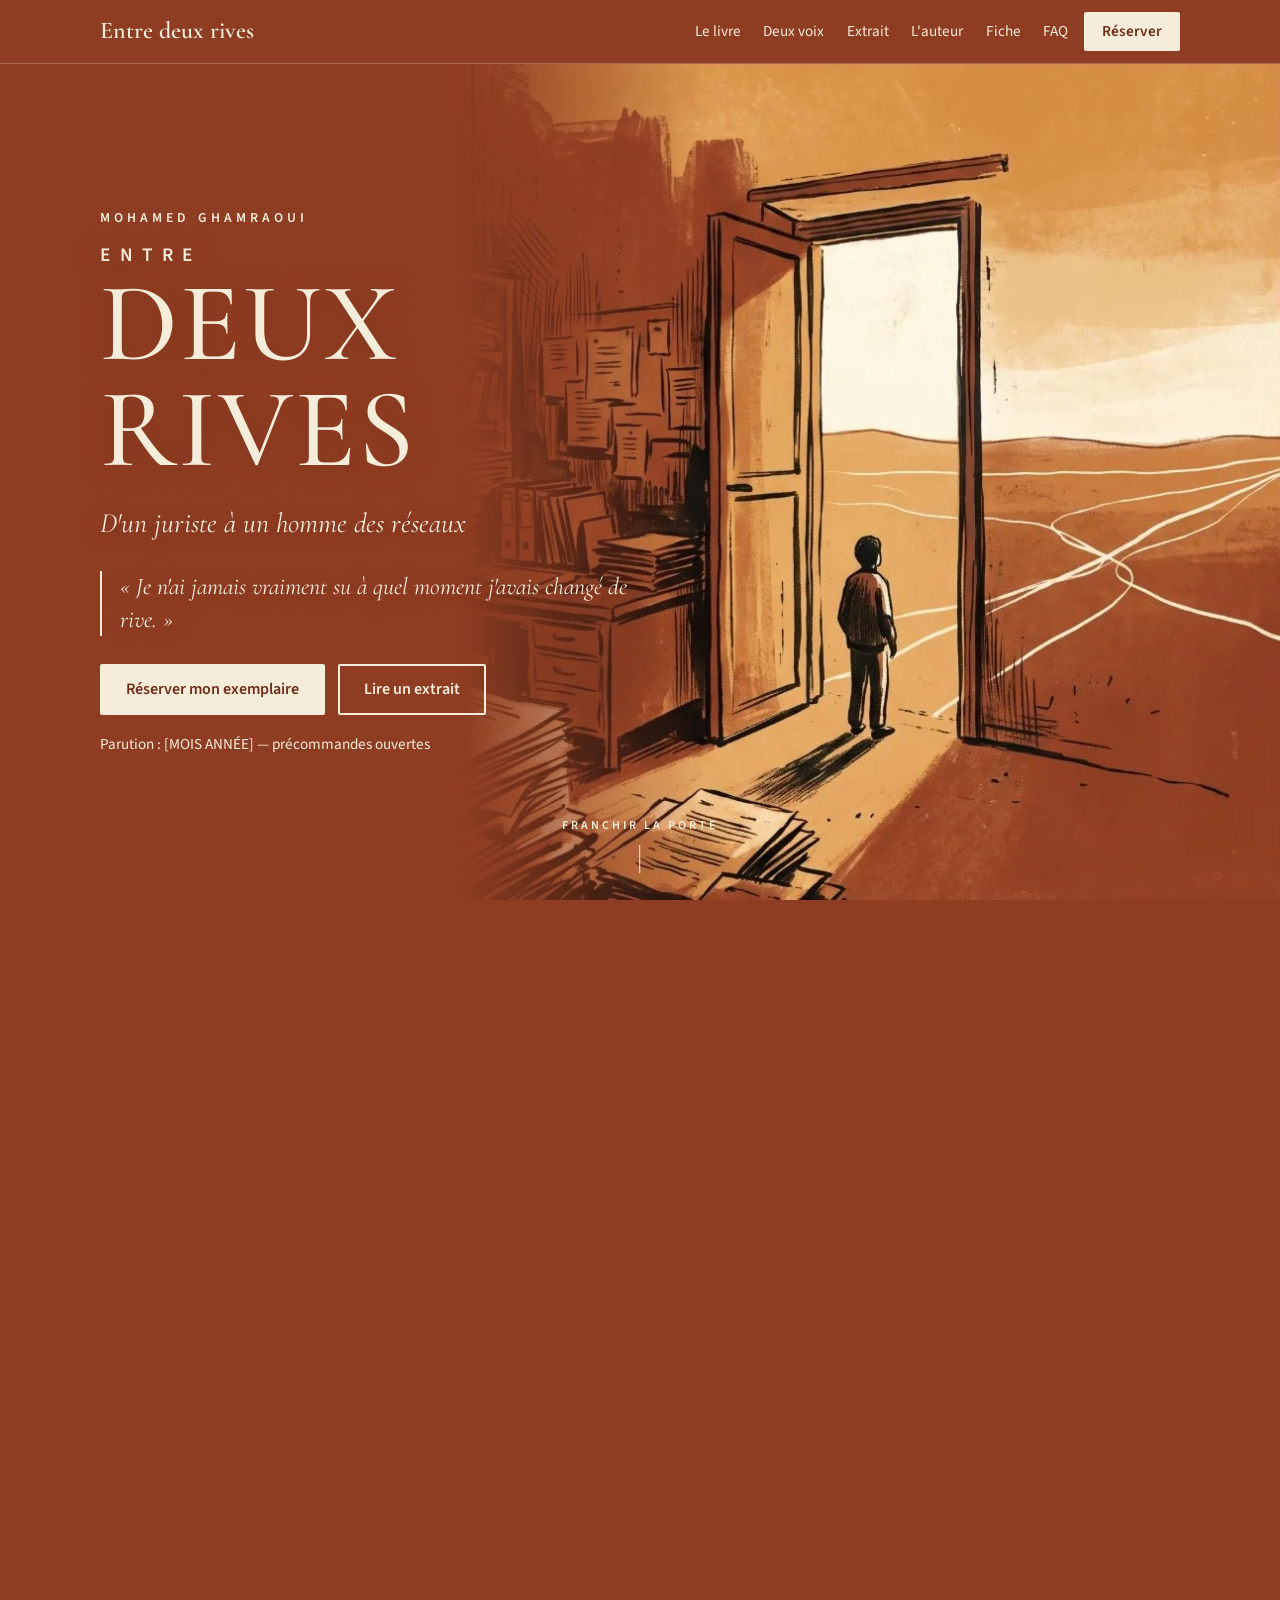
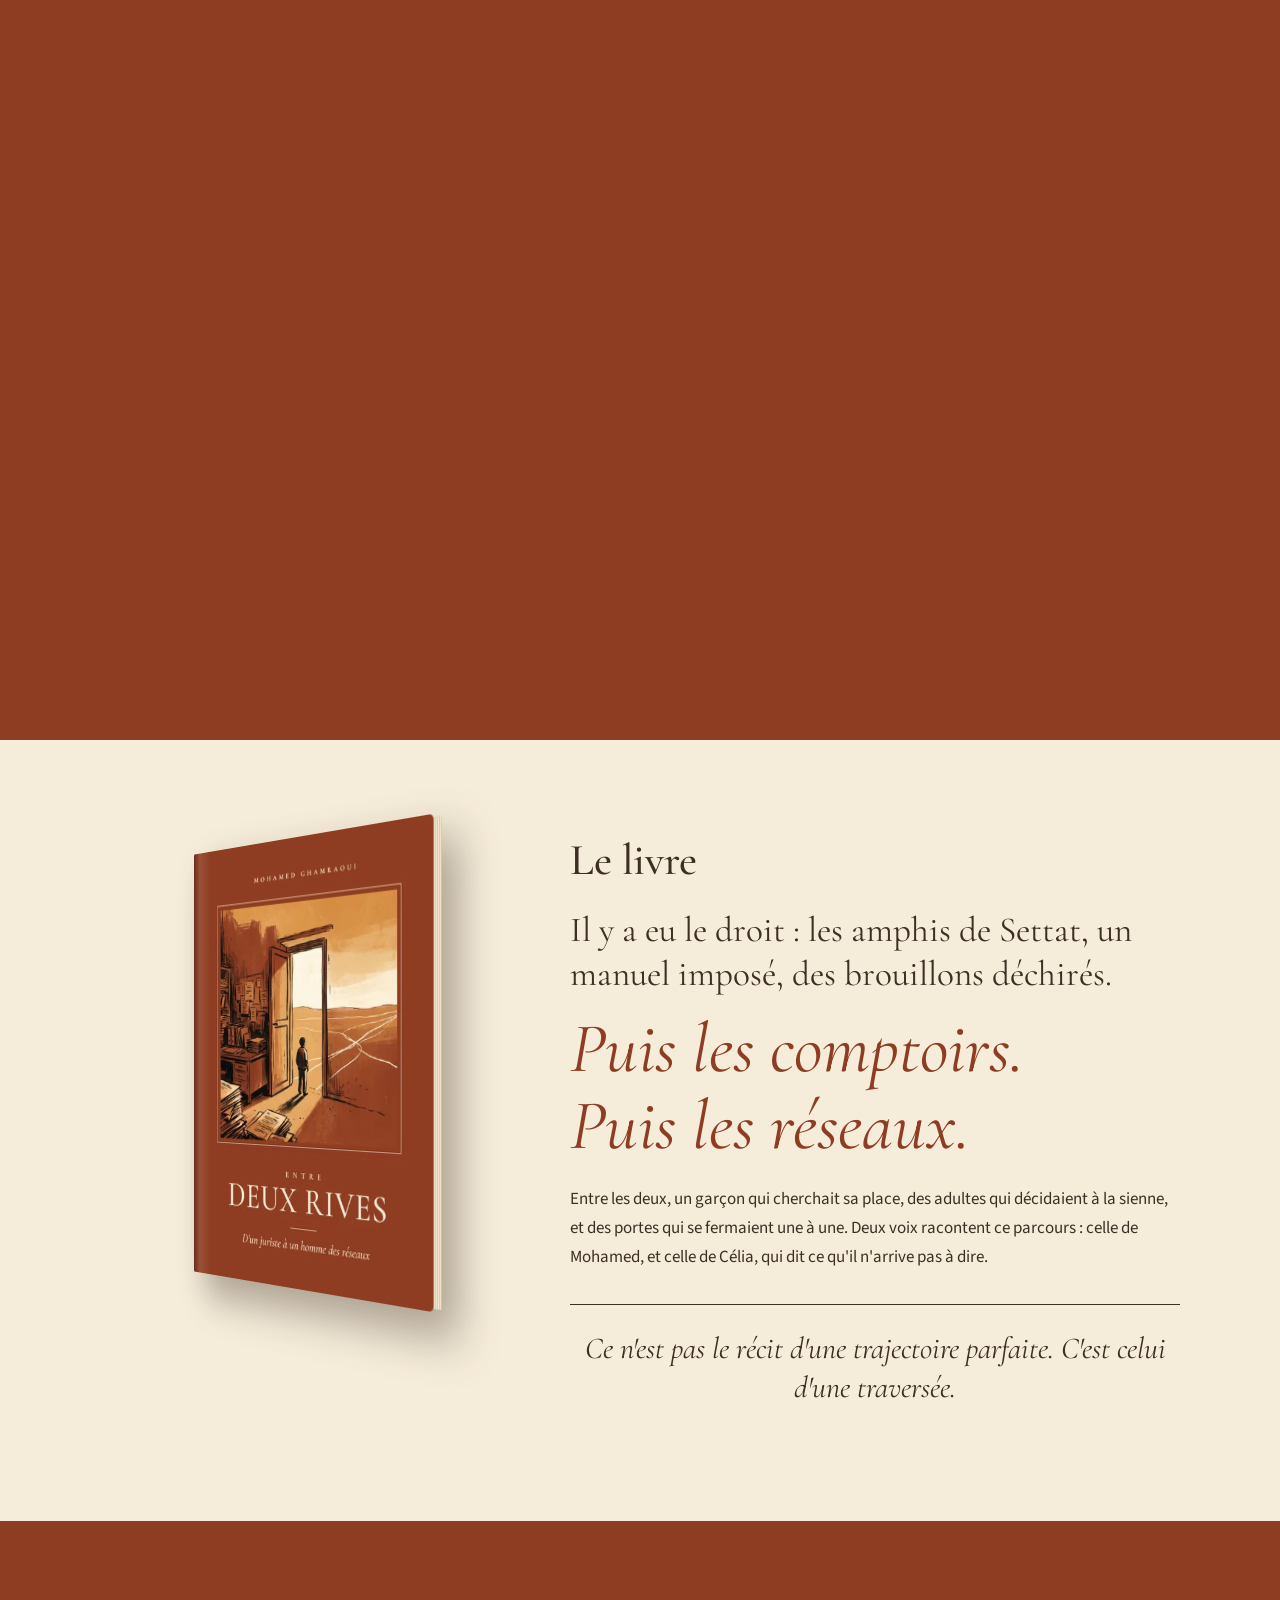
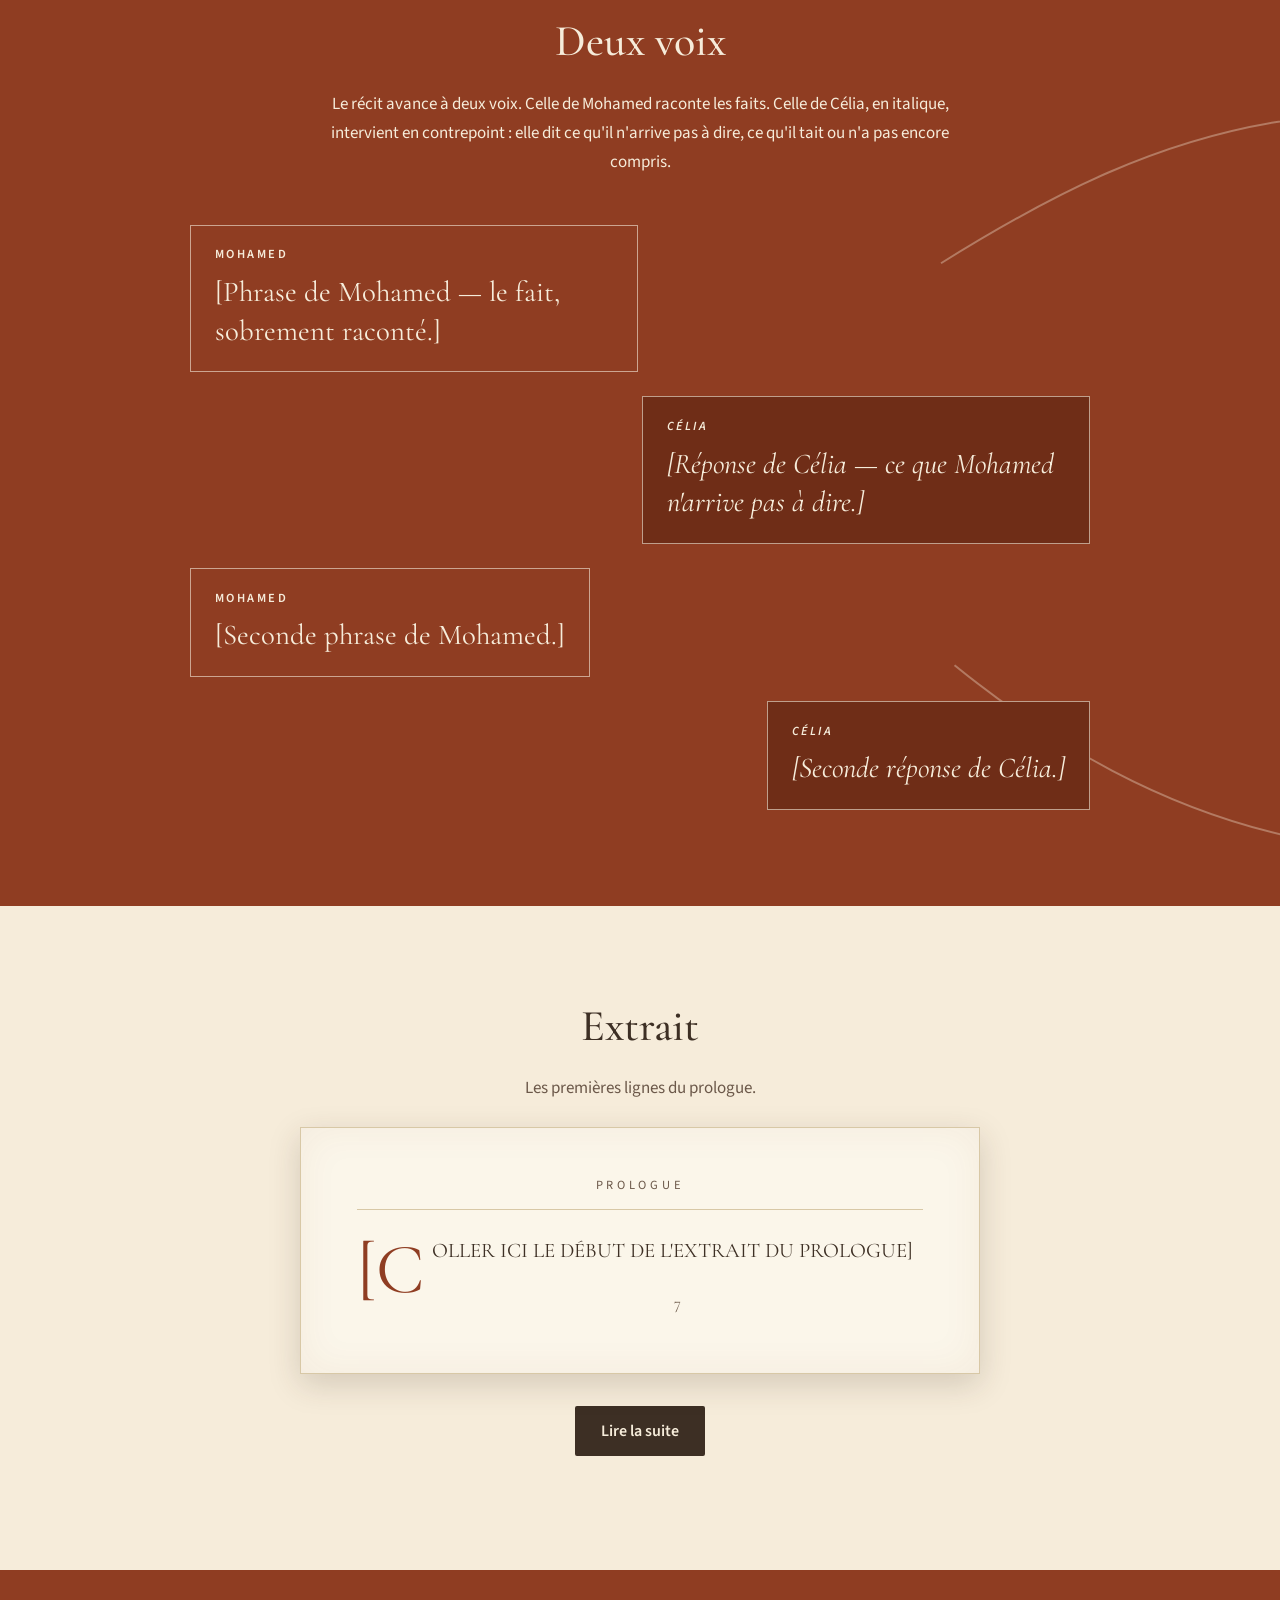
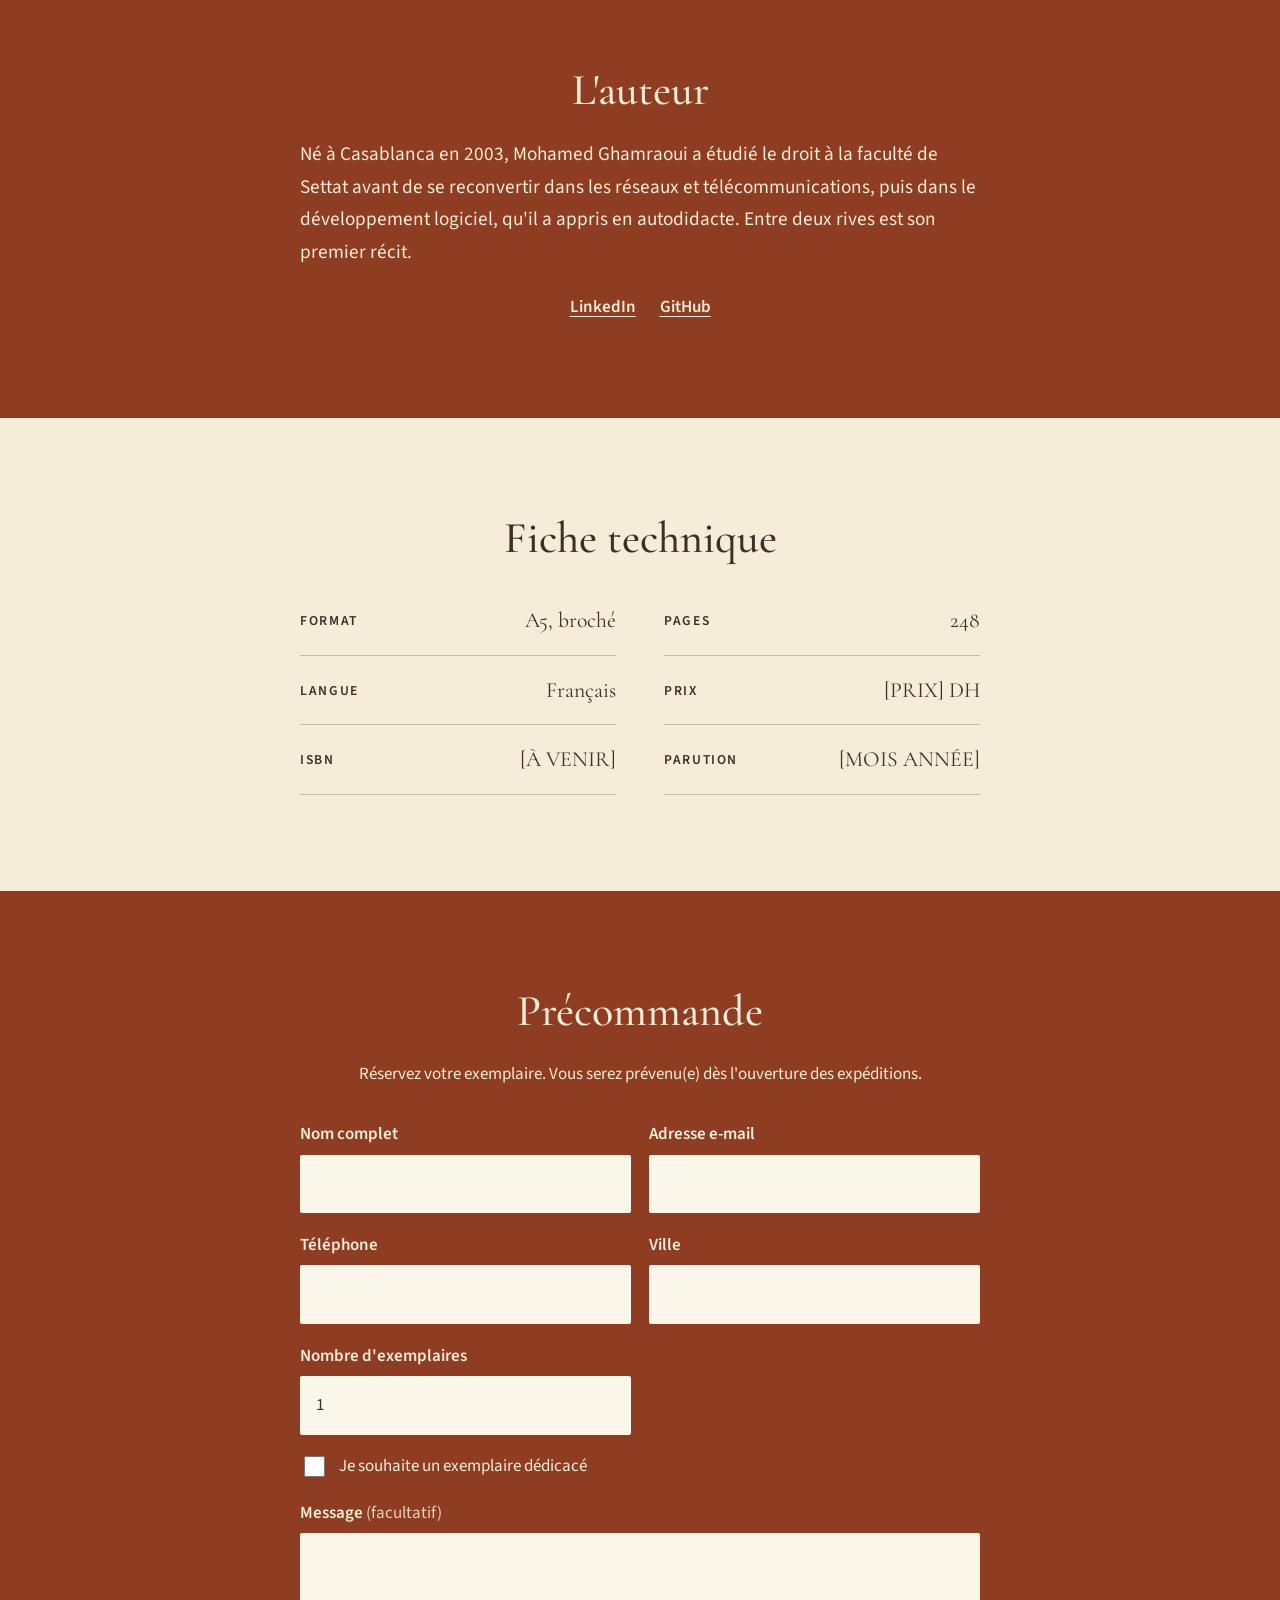
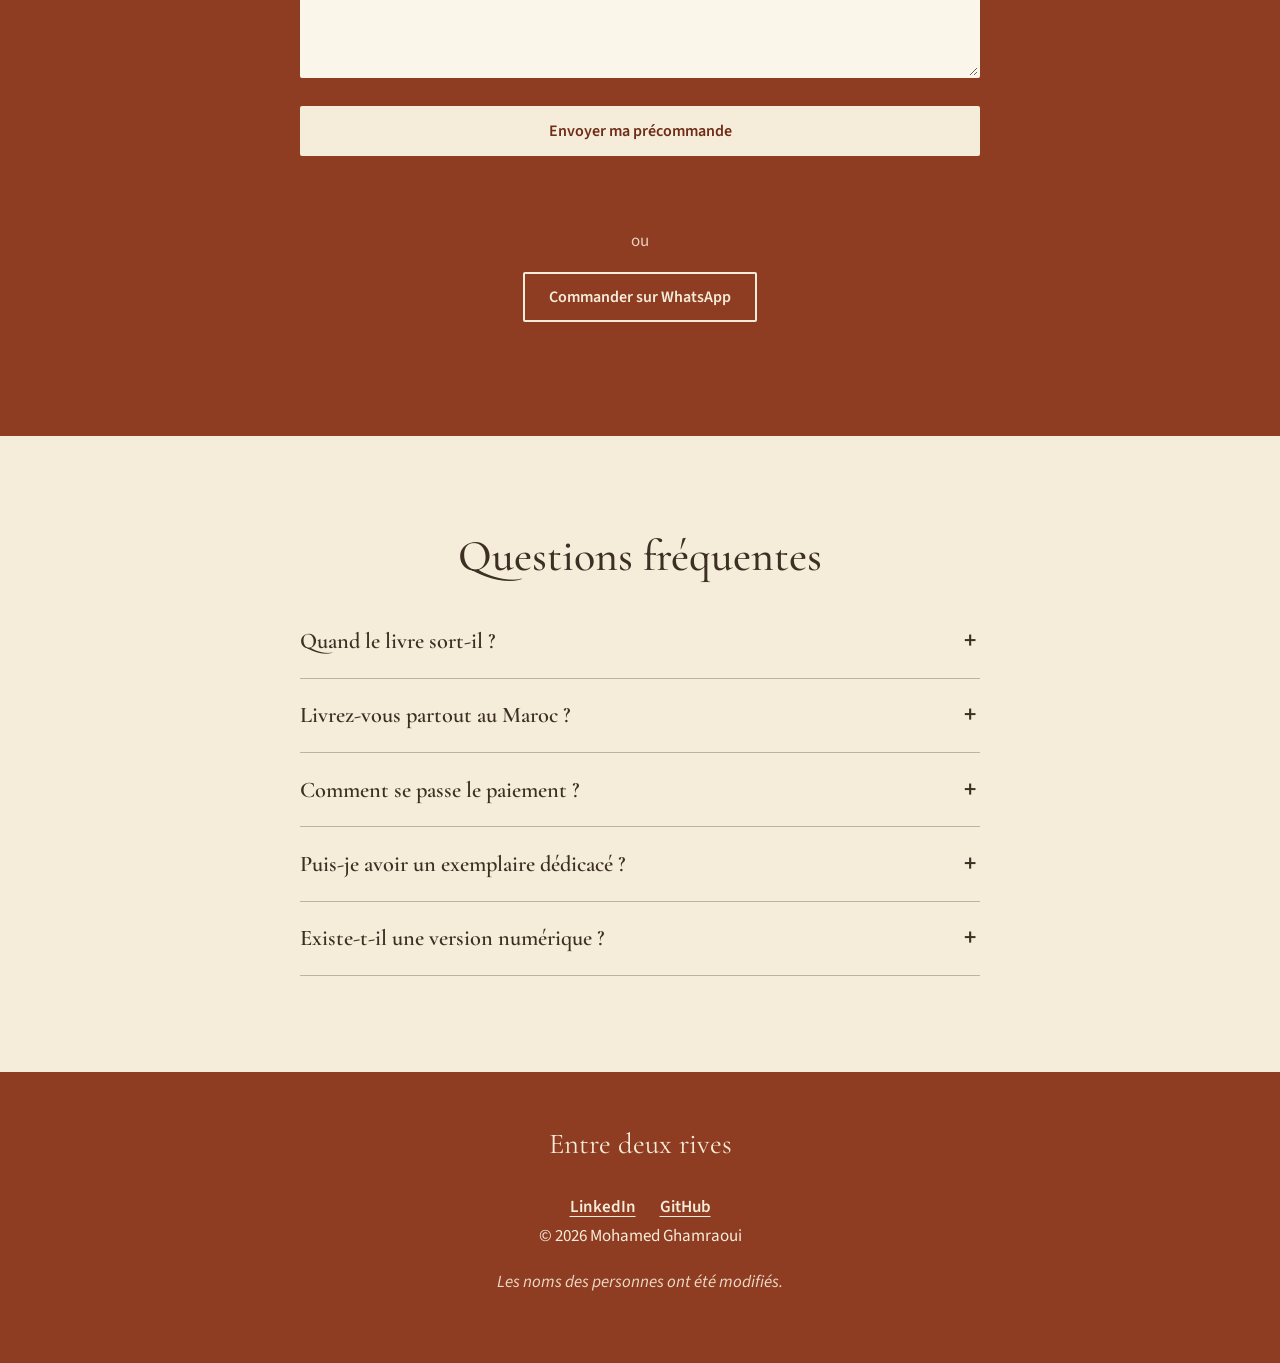
<file: index.html>
<!DOCTYPE html>
<html lang="fr">
<head>
  <meta charset="utf-8">
  <meta name="viewport" content="width=device-width, initial-scale=1">
  <title>Entre deux rives — Mohamed Ghamraoui | Récit autobiographique</title>
  <meta name="description" content="Entre deux rives, d'un juriste à un homme des réseaux : récit autobiographique de Mohamed Ghamraoui sur la reconversion professionnelle, la quête de soi et la jeunesse marocaine. Précommandes ouvertes.">
  <meta name="author" content="Mohamed Ghamraoui">
  <meta name="theme-color" content="#8F3D22">
  <link rel="canonical" href="https://mghamraoui4.github.io/entre-deux-rives/">

  <meta property="og:type" content="book">
  <meta property="og:locale" content="fr_FR">
  <meta property="og:title" content="Entre deux rives — Mohamed Ghamraoui">
  <meta property="og:description" content="D'un juriste à un homme des réseaux. Un récit autobiographique en précommande.">
  <meta property="og:url" content="https://mghamraoui4.github.io/entre-deux-rives/">
  <meta property="og:image" content="https://mghamraoui4.github.io/entre-deux-rives/assets/img/og-couverture.jpg">
  <meta property="og:image:alt" content="Couverture du livre Entre deux rives : un homme face à une porte ouverte sur un paysage de routes.">
  <meta name="twitter:card" content="summary_large_image">
  <meta name="twitter:title" content="Entre deux rives — Mohamed Ghamraoui">
  <meta name="twitter:description" content="D'un juriste à un homme des réseaux. Un récit autobiographique en précommande.">
  <meta name="twitter:image" content="https://mghamraoui4.github.io/entre-deux-rives/assets/img/og-couverture.jpg">

  <link rel="icon" href="assets/img/favicon.svg" type="image/svg+xml">
  <link rel="icon" href="assets/img/favicon-32.png" sizes="32x32" type="image/png">
  <link rel="apple-touch-icon" href="assets/img/apple-touch-icon.png">

  <link rel="preconnect" href="https://fonts.googleapis.com">
  <link rel="preconnect" href="https://fonts.gstatic.com" crossorigin>
  <link href="https://fonts.googleapis.com/css2?family=Cormorant+Garamond:ital,wght@0,500;0,600;1,400;1,500&family=Source+Sans+3:wght@400;600&display=swap" rel="stylesheet">
  <link rel="stylesheet" href="assets/css/style.css">
  <script>document.documentElement.classList.add("js")</script>

  <script type="application/ld+json">
  {
    "@context": "https://schema.org",
    "@type": "Book",
    "name": "Entre deux rives",
    "alternativeName": "D'un juriste à un homme des réseaux",
    "author": { "@type": "Person", "name": "Mohamed Ghamraoui" },
    "inLanguage": "fr",
    "numberOfPages": 248,
    "bookFormat": "https://schema.org/Paperback",
    "genre": "Récit autobiographique",
    "image": "https://mghamraoui4.github.io/entre-deux-rives/assets/img/couverture.jpg",
    "url": "https://mghamraoui4.github.io/entre-deux-rives/",
    "description": "Récit autobiographique sur la reconversion professionnelle, la quête de soi et la jeunesse marocaine.",
    "keywords": "récit autobiographique, reconversion professionnelle, quête de soi, études de droit, réseaux et télécommunications, jeunesse marocaine, résilience, Maroc",
    "isbn": ""
  }
  </script>
  <!-- À COMPLÉTER : ISBN dans le JSON-LD ci-dessus ("isbn"), date de parution (datePublished) et prix (offers) quand ils seront connus -->
</head>
<body>
  <a class="skip" href="#contenu">Aller au contenu</a>

  <header class="site-header">
    <div class="progress" aria-hidden="true"></div>
    <div class="wrap header-in">
      <a class="brand" href="#top">Entre deux rives</a>
      <button class="menu-btn" type="button" aria-expanded="false" aria-controls="nav">Menu</button>
      <nav id="nav" class="nav" aria-label="Navigation principale">
        <ul>
          <li><a href="#livre">Le livre</a></li>
          <li><a href="#voix">Deux voix</a></li>
          <li><a href="#extrait">Extrait</a></li>
          <li><a href="#auteur">L'auteur</a></li>
          <li><a href="#fiche">Fiche</a></li>
          <li><a href="#faq">FAQ</a></li>
        </ul>
      </nav>
      <a class="btn btn-cream btn-sm" href="#precommande">Réserver</a>
    </div>
  </header>

  <main id="contenu">
    <!-- 2. HERO : la porte -->
    <section id="top" class="hero sec-terre" data-hero>
      <div class="hero-stage">
        <div class="hero-art" aria-hidden="false">
          <picture>
            <source type="image/webp" srcset="assets/img/hero-art-520.webp 520w, assets/img/hero-art.webp 826w" sizes="(min-width: 900px) 60vw, 100vw">
            <img src="assets/img/hero-art.jpg" srcset="assets/img/hero-art-520.jpg 520w, assets/img/hero-art.jpg 826w" sizes="(min-width: 900px) 60vw, 100vw" width="826" height="844" alt="Illustration de la couverture : un homme debout devant une porte ouverte, face à un paysage traversé de routes qui se croisent.">
          </picture>
        </div>
        <div class="hero-light" aria-hidden="true"></div>
        <div class="wrap hero-text" data-hero-text>
          <p class="eyebrow">Mohamed Ghamraoui</p>
          <h1><span class="h1-small">Entre</span><span class="h1-big">deux rives</span></h1>
          <p class="subtitle">D'un juriste à un homme des réseaux</p>
          <blockquote class="hero-quote">
            <p>« Je n'ai jamais vraiment su à quel moment j'avais changé de rive. »</p>
          </blockquote>
          <div class="actions">
            <a class="btn btn-cream" href="#precommande">Réserver mon exemplaire</a>
            <a class="btn btn-ghost" href="#extrait">Lire un extrait</a>
          </div>
          <!-- À COMPLÉTER : mois et année de parution -->
          <p class="hero-note">Parution : [MOIS ANNÉE] — précommandes ouvertes</p>
        </div>
        <a class="scroll-cue" href="#livre" aria-label="Franchir la porte : descendre vers le livre"><span>Franchir la porte</span></a>
      </div>
    </section>

    <!-- 3. LE LIVRE -->
    <section id="livre" class="sec sec-creme livre">
      <div class="wrap livre-grid">
        <div class="livre-book">
          <div class="book-sticky" data-book>
            <div class="book">
              <div class="book-cover">
                <picture>
                  <source type="image/webp" srcset="assets/img/couverture-480.webp 480w, assets/img/couverture-800.webp 800w" sizes="(min-width: 900px) 340px, 70vw">
                  <img src="assets/img/couverture-800.jpg" srcset="assets/img/couverture-480.jpg 480w, assets/img/couverture-800.jpg 800w" sizes="(min-width: 900px) 340px, 70vw" width="800" height="1136" loading="lazy" alt="Couverture du livre Entre deux rives, de Mohamed Ghamraoui.">
                </picture>
              </div>
              <div class="book-spine"></div>
              <div class="book-pages"></div>
            </div>
          </div>
        </div>
        <div class="livre-text">
          <h2>Le livre</h2>
          <p class="big rv">Il y a eu le droit : les amphis de Settat, un manuel imposé, des brouillons déchirés.</p>
          <p class="huge rv" style="--d:.1s">Puis les comptoirs.</p>
          <p class="huge rv" style="--d:.2s">Puis les réseaux.</p>
          <p class="rv">Entre les deux, un garçon qui cherchait sa place, des adultes qui décidaient à la sienne, et des portes qui se fermaient une à une. Deux voix racontent ce parcours : celle de Mohamed, et celle de Célia, qui dit ce qu'il n'arrive pas à dire.</p>
          <p class="pull rv">Ce n'est pas le récit d'une trajectoire parfaite. C'est celui d'une traversée.</p>
        </div>
      </div>
    </section>

    <!-- 4. DEUX VOIX -->
    <section id="voix" class="sec sec-terre voix" data-voix>
      <svg class="roads" viewBox="0 0 1000 600" preserveAspectRatio="none" aria-hidden="true" focusable="false">
        <path d="M-20 560 C 250 540, 380 330, 520 300 S 800 140, 1020 120" pathLength="1"/>
        <path d="M-20 120 C 220 140, 420 260, 520 300 S 760 520, 1020 560" pathLength="1"/>
      </svg>
      <div class="wrap voix-in">
        <h2>Deux voix</h2>
        <p class="center voix-intro rv">Le récit avance à deux voix. Celle de Mohamed raconte les faits. Celle de Célia, en italique, intervient en contrepoint : elle dit ce qu'il n'arrive pas à dire, ce qu'il tait ou n'a pas encore compris.</p>
        <div class="dialog" role="group" aria-label="Illustration des deux voix du récit">
          <div class="voice voice-m rv">
            <p class="voice-who">Mohamed</p>
            <!-- À COMPLÉTER : remplacer par une phrase réelle du livre (voix de Mohamed) -->
            <p class="voice-line">[Phrase de Mohamed — le fait, sobrement raconté.]</p>
          </div>
          <div class="voice voice-c rv" style="--d:.15s">
            <p class="voice-who">Célia</p>
            <!-- À COMPLÉTER : remplacer par une phrase réelle du livre (voix de Célia) -->
            <p class="voice-line"><em>[Réponse de Célia — ce que Mohamed n'arrive pas à dire.]</em></p>
          </div>
          <div class="voice voice-m rv">
            <p class="voice-who">Mohamed</p>
            <!-- À COMPLÉTER : seconde phrase réelle (voix de Mohamed) -->
            <p class="voice-line">[Seconde phrase de Mohamed.]</p>
          </div>
          <div class="voice voice-c rv" style="--d:.15s">
            <p class="voice-who">Célia</p>
            <!-- À COMPLÉTER : seconde réponse réelle (voix de Célia) -->
            <p class="voice-line"><em>[Seconde réponse de Célia.]</em></p>
          </div>
        </div>
      </div>
    </section>

    
<!-- 5. EXTRAIT -->
    <section id="extrait" class="sec sec-creme">
      <div class="wrap narrow">
        <h2>Extrait</h2>
        <p class="center muted">Les premières lignes du prologue.</p>
        <article class="page" aria-label="Extrait du prologue">
          <p class="page-head">Prologue</p>
          <div class="page-text">
            <!-- À COMPLÉTER : coller ici le début de l'extrait du prologue -->
            <p class="dropcap">[COLLER ICI LE DÉBUT DE L'EXTRAIT DU PROLOGUE]</p>
            <div id="extrait-suite" class="more" hidden>
              <!-- À COMPLÉTER : coller ici la suite de l'extrait du prologue -->
              <p>[COLLER ICI LA SUITE DE L'EXTRAIT DU PROLOGUE]</p>
            </div>
          </div>
          <p class="page-num">7</p>
        </article>
        <p class="center"><button class="btn btn-brown" type="button" id="extrait-btn" aria-expanded="false" aria-controls="extrait-suite">Lire la suite</button></p>
      </div>
    </section>

    <!-- 6. L'AUTEUR -->
    <section id="auteur" class="sec sec-terre">
      <div class="wrap narrow">
        <h2>L'auteur</h2>
        <p class="lead">Né à Casablanca en 2003, Mohamed Ghamraoui a étudié le droit à la faculté de Settat avant de se reconvertir dans les réseaux et télécommunications, puis dans le développement logiciel, qu'il a appris en autodidacte. Entre deux rives est son premier récit.</p>
        <ul class="links">
          <!-- À COMPLÉTER : URL du profil LinkedIn -->
          <li><a href="https://www.linkedin.com/in/[IDENTIFIANT]" rel="noopener" target="_blank">LinkedIn</a></li>
          <li><a href="https://github.com/mghamraoui4" rel="noopener" target="_blank">GitHub</a></li>
        </ul>
      </div>
    </section>

    <!-- 7. FICHE TECHNIQUE -->
    <section id="fiche" class="sec sec-creme">
      <div class="wrap narrow">
        <h2>Fiche technique</h2>
        <dl class="specs">
          <div><dt>Format</dt><dd>A5, broché</dd></div>
          <div><dt>Pages</dt><dd>248</dd></div>
          <div><dt>Langue</dt><dd>Français</dd></div>
          <!-- À COMPLÉTER : prix en dirhams -->
          <div><dt>Prix</dt><dd>[PRIX] DH</dd></div>
          <!-- À COMPLÉTER : ISBN -->
          <div><dt>ISBN</dt><dd>[À VENIR]</dd></div>
          <!-- À COMPLÉTER : date de parution -->
          <div><dt>Parution</dt><dd>[MOIS ANNÉE]</dd></div>
        </dl>
      </div>
    </section>

    <!-- 8. PRÉCOMMANDE -->
    <section id="precommande" class="sec sec-terre">
      <div class="wrap narrow">
        <h2>Précommande</h2>
        <p class="center">Réservez votre exemplaire. Vous serez prévenu(e) dès l'ouverture des expéditions.</p>

        <!-- À COMPLÉTER : remplacer [ID_FORMSPREE] par l'identifiant du formulaire Formspree -->
        <form id="form" class="form" action="https://formspree.io/f/[ID_FORMSPREE]" method="POST" novalidate>
          <div class="field">
            <label for="nom">Nom complet</label>
            <input id="nom" name="nom" type="text" autocomplete="name" required aria-describedby="nom-err">
            <p class="err" id="nom-err" role="alert"></p>
          </div>
          <div class="field">
            <label for="email">Adresse e-mail</label>
            <input id="email" name="email" type="email" autocomplete="email" required aria-describedby="email-err">
            <p class="err" id="email-err" role="alert"></p>
          </div>
          <div class="field">
            <label for="tel">Téléphone</label>
            <input id="tel" name="telephone" type="tel" autocomplete="tel" required aria-describedby="tel-err">
            <p class="err" id="tel-err" role="alert"></p>
          </div>
          <div class="field">
            <label for="ville">Ville</label>
            <input id="ville" name="ville" type="text" autocomplete="address-level2" required aria-describedby="ville-err">
            <p class="err" id="ville-err" role="alert"></p>
          </div>
          <div class="field">
            <label for="qte">Nombre d'exemplaires</label>
            <input id="qte" name="exemplaires" type="number" min="1" max="20" value="1" inputmode="numeric" required aria-describedby="qte-err">
            <p class="err" id="qte-err" role="alert"></p>
          </div>
          <div class="field check">
            <input id="dedicace" name="dedicace" type="checkbox" value="oui">
            <label for="dedicace">Je souhaite un exemplaire dédicacé</label>
          </div>
          <div class="field">
            <label for="message">Message <span class="opt">(facultatif)</span></label>
            <textarea id="message" name="message" rows="4"></textarea>
          </div>
          <div class="hp" aria-hidden="true">
            <label for="_gotcha">Ne pas remplir</label>
            <input id="_gotcha" name="_gotcha" type="text" tabindex="-1" autocomplete="off">
          </div>
          <button class="btn btn-cream" type="submit">Envoyer ma précommande</button>
          <p id="form-status" class="status" role="status" aria-live="polite"></p>
        </form>

        <p class="center or">ou</p>
        <p class="center">
          <!-- À COMPLÉTER : remplacer [NUMERO] par le numéro WhatsApp au format 212XXXXXXXXX -->
          <a id="wa" class="btn btn-ghost" href="https://wa.me/[NUMERO]?text=Bonjour%2C%20je%20souhaite%20pr%C3%A9commander%20%C2%AB%20Entre%20deux%20rives%20%C2%BB." target="_blank" rel="noopener">Commander sur WhatsApp</a>
        </p>
      </div>
    </section>

    <!-- 9. FAQ -->
    <section id="faq" class="sec sec-creme">
      <div class="wrap narrow">
        <h2>Questions fréquentes</h2>
        <details>
          <summary>Quand le livre sort-il ?</summary>
          <!-- À COMPLÉTER : date de sortie -->
          <p>La parution est prévue en [MOIS ANNÉE]. Les personnes qui précommandent seront prévenues par e-mail.</p>
        </details>
        <details>
          <summary>Livrez-vous partout au Maroc ?</summary>
          <!-- À COMPLÉTER : zones, délais et frais de livraison -->
          <p>[Zones, délais et frais de livraison à préciser.]</p>
        </details>
        <details>
          <summary>Comment se passe le paiement ?</summary>
          <!-- À COMPLÉTER : modes de paiement acceptés -->
          <p>[Modes de paiement à préciser.]</p>
        </details>
        <details>
          <summary>Puis-je avoir un exemplaire dédicacé ?</summary>
          <p>Oui. Cochez la case « exemplaire dédicacé » dans le formulaire et indiquez le prénom de la personne dans le message.</p>
        </details>
        <details>
          <summary>Existe-t-il une version numérique ?</summary>
          <!-- À COMPLÉTER : confirmer l'existence ou non d'une version numérique -->
          <p>[À préciser : disponibilité d'une version numérique.]</p>
        </details>
      </div>
    </section>
  </main>

  <!-- 10. PIED DE PAGE -->
  <footer class="sec sec-terre footer">
    <div class="wrap center">
      <p class="brand-f">Entre deux rives</p>
      <ul class="links">
        <li><a href="https://www.linkedin.com/in/[IDENTIFIANT]" rel="noopener" target="_blank">LinkedIn</a></li>
        <li><a href="https://github.com/mghamraoui4" rel="noopener" target="_blank">GitHub</a></li>
      </ul>
      <p>© 2026 Mohamed Ghamraoui</p>
      <p class="muted-c"><em>Les noms des personnes ont été modifiés.</em></p>
    </div>
  </footer>

  <script src="assets/js/main.js" defer></script>
</body>
</html>
</file>
<file: assets/css/style.css>
/* Entre deux rives — styles. Variables en tête : modifiez ici la charte. */
:root {
  --terre: #8F3D22;
  --terre-fonce: #6F2D17;
  --creme: #F6ECDA;
  --creme-clair: #FBF6EA;
  --brun: #3D2F24;
  --brun-doux: #6B5849;
  --serif: "Cormorant Garamond", Georgia, "Times New Roman", serif;
  --sans: "Source Sans 3", system-ui, -apple-system, "Segoe UI", sans-serif;
  --header-h: 64px;
}

*, *::before, *::after { box-sizing: border-box; }
html { scroll-behavior: smooth; scroll-padding-top: calc(var(--header-h) + 8px); }
body {
  margin: 0; font-family: var(--sans); font-size: 1.0625rem; line-height: 1.7;
  color: var(--brun); background: var(--creme); overflow-x: hidden;
}
img { max-width: 100%; height: auto; display: block; }
h1, h2 { font-family: var(--serif); font-weight: 500; line-height: 1.1; margin: 0 0 1rem; }
h2 { font-size: clamp(2rem, 5vw, 2.75rem); text-align: center; margin-bottom: 1.5rem; }
p { margin: 0 0 1.1rem; }
a { color: inherit; }
:focus-visible { outline: 3px solid #E8A33D; outline-offset: 3px; }

.skip { position: absolute; left: -999px; top: 0; background: var(--creme); color: var(--brun); padding: .6rem 1rem; z-index: 100; }
.skip:focus { left: 0; }

.wrap { width: 100%; max-width: 1120px; margin: 0 auto; padding: 0 1.25rem; }
.narrow { max-width: 720px; }
.center { text-align: center; }

/* Sections alternées */
.sec { padding: clamp(3.5rem, 9vw, 6rem) 0; }
.sec-terre { background: var(--terre); color: var(--creme); }
.sec-creme { background: var(--creme); color: var(--brun); }
.lead { font-size: 1.2rem; }
.pull { font-family: var(--serif); font-style: italic; font-size: clamp(1.5rem, 4vw, 1.9rem); line-height: 1.3; text-align: center; margin-top: 2rem; padding-top: 1.5rem; border-top: 1px solid currentColor; }
.muted { color: var(--brun-doux); }
.muted-c { opacity: .9; }

/* Boutons */
.btn { display: inline-block; font: 600 1rem/1 var(--sans); padding: .95rem 1.5rem; border-radius: 2px; border: 2px solid transparent; text-decoration: none; cursor: pointer; text-align: center; transition: background .2s, color .2s; }
.btn-sm { padding: .6rem 1rem; font-size: .95rem; }
.btn-cream { background: var(--creme); color: var(--terre-fonce); border-color: var(--creme); }
.btn-cream:hover { background: var(--creme-clair); }
.btn-ghost { background: transparent; color: var(--creme); border-color: var(--creme); }
.btn-ghost:hover { background: rgba(246,236,218,.12); }
.btn-brown { background: var(--brun); color: var(--creme); border-color: var(--brun); }
.btn-brown:hover { background: #2a2018; }

/* En-tête */
.site-header { position: fixed; top: 0; left: 0; right: 0; height: var(--header-h); background: var(--terre); color: var(--creme); z-index: 50; border-bottom: 1px solid rgba(246,236,218,.25); }
.header-in { display: flex; align-items: center; gap: 1rem; height: 100%; }
.brand { font-family: var(--serif); font-size: 1.5rem; font-weight: 600; text-decoration: none; margin-right: auto; }
.nav ul { list-style: none; display: flex; gap: 1.4rem; margin: 0; padding: 0; }
.nav a { text-decoration: none; font-size: .95rem; padding: .3rem 0; border-bottom: 1px solid transparent; }
.nav a:hover { border-color: var(--creme); }
.menu-btn { display: none; background: none; color: var(--creme); border: 1px solid var(--creme); padding: .5rem .9rem; font: 600 .95rem var(--sans); cursor: pointer; }

/* Barre de progression */
.progress { position: absolute; left: 0; bottom: -1px; height: 3px; width: 100%; background: var(--creme); transform-origin: left; transform: scaleX(var(--sp, 0)); }

/* Hero : la porte (le défilement fait avancer l'illustration, --p de 0 à 1) */
.hero { padding: 0; --p: 0; }
.hero-stage { position: relative; min-height: 100vh; min-height: 100svh; overflow: hidden; display: flex; align-items: center; padding-top: var(--header-h); }
.hero-art { position: absolute; right: 0; bottom: 0; width: 100%; height: 100%; transform-origin: 52% 60%; will-change: transform; }
.hero-art::after { content: ""; position: absolute; inset: 0; background: linear-gradient(180deg, var(--terre) 0, rgba(143,61,34,.92) 38%, rgba(143,61,34,0) 75%); }
.hero-art img { object-position: 52% 60%; }
.hero-art img { width: 100%; height: 100%; object-fit: cover; }
.hero-light { position: absolute; inset: 0; background: var(--creme); opacity: 0; pointer-events: none; }
.hero-text { position: relative; z-index: 2; padding-top: 2rem; padding-bottom: 2rem; align-self: flex-start; }
.hero-text > * { max-width: 36rem; }
.eyebrow { text-transform: uppercase; letter-spacing: .3em; font-size: .85rem; font-weight: 600; margin-bottom: 1rem; }
.hero h1 { margin: 0 0 1rem; display: flex; flex-direction: column; text-shadow: 0 2px 24px rgba(111,45,23,.55); }
.h1-small { text-transform: uppercase; letter-spacing: .5em; font-size: clamp(.9rem, 3vw, 1.2rem); font-weight: 600; font-family: var(--sans); margin-bottom: .3rem; }
.h1-big { font-size: clamp(3.2rem, 13vw, 7rem); line-height: .95; font-weight: 500; text-transform: uppercase; letter-spacing: .02em; }
.subtitle { font-family: var(--serif); font-style: italic; font-size: clamp(1.35rem, 4vw, 1.75rem); margin-bottom: 1.5rem; text-shadow: 0 2px 18px rgba(111,45,23,.6); }
.hero-quote { margin: 0 0 1.75rem; padding-left: 1.1rem; border-left: 2px solid var(--creme); font-family: var(--serif); font-style: italic; font-size: clamp(1.2rem, 3.5vw, 1.5rem); line-height: 1.35; text-shadow: 0 2px 18px rgba(111,45,23,.6); }
.hero-quote p { margin: 0; }
.actions { display: flex; flex-wrap: wrap; gap: .8rem; }
.hero-note { margin: 1.1rem 0 0; font-size: .95rem; }
.scroll-cue { position: absolute; left: 50%; bottom: 1.2rem; transform: translateX(-50%); z-index: 3; text-decoration: none; font-size: .75rem; text-transform: uppercase; letter-spacing: .25em; font-weight: 600; padding: .5rem .8rem; text-align: center; }
.scroll-cue::after { content: ""; display: block; width: 1px; height: 28px; background: var(--creme); margin: .5rem auto 0; animation: cue 2s ease-in-out infinite; transform-origin: top; }
@keyframes cue { 0%, 100% { transform: scaleY(.3); } 50% { transform: scaleY(1); } }

@media (prefers-reduced-motion: no-preference) {
  .js .hero { height: 260vh; }
  .js .hero-stage { position: sticky; top: 0; height: 100vh; height: 100svh; min-height: 0; }
  .js .hero-art { transform: scale(calc(1 + var(--p) * 2.1)); }
  .js .hero-light { opacity: calc((var(--p) - .5) * 2.6); }
  .js .hero-text { opacity: calc(1 - var(--p) * 3.2); transform: translateY(calc(var(--p) * -50px)); }
  .js .scroll-cue { opacity: calc(1 - var(--p) * 6); }
}

/* Le livre */
.livre-grid { display: grid; gap: 2.5rem; align-items: start; }
.livre-book { display: flex; justify-content: center; }
.book-sticky { position: sticky; top: calc(var(--header-h) + 3vh); }
.book { position: relative; width: min(66vw, 280px); aspect-ratio: 800 / 1136; transform-style: preserve-3d; transform: perspective(1200px) rotateY(calc(-42deg + var(--bq, 1) * 30deg)); filter: drop-shadow(18px 22px 22px rgba(61,47,36,.4)); }
.book-cover { position: absolute; inset: 0; border-radius: 2px 5px 5px 2px; overflow: hidden; z-index: 2; box-shadow: inset 3px 0 6px rgba(0,0,0,.28); }
.book-cover::after { content: ""; position: absolute; inset: 0; background: linear-gradient(90deg, rgba(0,0,0,.28) 0, rgba(255,255,255,.1) 3%, rgba(0,0,0,0) 8%); pointer-events: none; }
.book-cover img { width: 100%; height: 100%; object-fit: cover; }
.book-spine { position: absolute; top: 0; bottom: 0; left: 0; width: 26px; background: var(--terre-fonce); transform-origin: right center; transform: translateX(-26px) rotateY(-90deg); border-radius: 2px 0 0 2px; }
.book-pages { position: absolute; top: 3px; bottom: 3px; right: -9px; width: 12px; background: repeating-linear-gradient(90deg, #f3e8d0 0 1px, #d9c9a8 1px 2px); border-radius: 0 2px 2px 0; transform: translateZ(-2px); z-index: 1; }
.livre-text h2 { text-align: left; }
.big { font-family: var(--serif); font-size: clamp(1.6rem, 4.5vw, 2.2rem); line-height: 1.25; }
.huge { font-family: var(--serif); font-style: italic; color: var(--terre); font-size: clamp(2.6rem, 9vw, 4.4rem); line-height: 1; margin-bottom: .4rem; }
.huge + p:not(.huge) { margin-top: 1.5rem; }

/* Apparitions au défilement */
.js .rv { opacity: 0; transform: translateY(26px); transition: opacity .8s ease var(--d, 0s), transform .8s ease var(--d, 0s); }
.js .rv.in { opacity: 1; transform: none; }
@media (prefers-reduced-motion: reduce) { .js .rv { opacity: 1; transform: none; transition: none; } }

/* Deux voix */
.voix { position: relative; overflow: hidden; }
.voix-in { position: relative; z-index: 1; }
.voix-intro { max-width: 40rem; margin-left: auto; margin-right: auto; }
.roads { position: absolute; inset: 0; width: 100%; height: 100%; z-index: 0; }
.roads path { fill: none; stroke: var(--creme); stroke-width: 2; stroke-opacity: .35; vector-effect: non-scaling-stroke; stroke-dasharray: 1; stroke-dashoffset: calc(1 - var(--vq, 1)); }
.dialog { display: grid; gap: 1.5rem; margin-top: 3rem; max-width: 900px; margin-left: auto; margin-right: auto; }
.voice { max-width: 28rem; font-family: var(--serif); font-size: clamp(1.4rem, 3.8vw, 1.8rem); line-height: 1.35; padding: 1.3rem 1.5rem; background: var(--terre); border: 1px solid rgba(246,236,218,.6); }
.voice p { margin: 0; }
.voice-who { font-family: var(--sans); text-transform: uppercase; letter-spacing: .2em; font-size: .78rem; font-weight: 600; margin-bottom: .6rem !important; }
.voice-m { justify-self: start; }
.voice-c { justify-self: end; background: var(--terre-fonce); font-style: italic; }

/* Page de livre */
.page { position: relative; background: var(--creme-clair); border: 1px solid #d8c8a6; box-shadow: 0 10px 30px rgba(61,47,36,.18), inset 0 0 40px rgba(143,61,34,.06); padding: 2.5rem 1.6rem 3rem; margin: 1.5rem 0 2rem; font-family: var(--serif); font-size: 1.3rem; line-height: 1.6; text-align: justify; hyphens: auto; -webkit-hyphens: auto; }
.page-head { text-align: center; font-family: var(--sans); font-size: .78rem; letter-spacing: .3em; text-transform: uppercase; color: var(--brun-doux); border-bottom: 1px solid #d8c8a6; padding-bottom: .8rem; margin-bottom: 1.5rem; }
.page-num { text-align: center; margin: 1.5rem 0 0; font-size: 1rem; color: var(--brun-doux); }
.dropcap::first-letter { font-size: 3.4em; float: left; line-height: .85; padding: .08em .1em 0 0; color: var(--terre); }
.more[hidden] { display: none; }

/* Auteur / liens */
.links { list-style: none; display: flex; justify-content: center; gap: 1.5rem; padding: 0; margin: 1.5rem 0 0; }
.links a { font-weight: 600; text-underline-offset: 4px; }

/* Fiche technique */
.specs { display: grid; gap: 0; margin: 0; }
.specs div { display: flex; justify-content: space-between; gap: 1rem; padding: 1rem 0; border-bottom: 1px solid rgba(61,47,36,.25); }
.specs dt { font-weight: 600; text-transform: uppercase; letter-spacing: .12em; font-size: .85rem; align-self: center; }
.specs dd { margin: 0; font-family: var(--serif); font-size: 1.35rem; text-align: right; }

/* Formulaire */
.form { margin-top: 2rem; display: grid; gap: 1.1rem; }
.field label { display: block; font-weight: 600; margin-bottom: .35rem; }
.opt { font-weight: 400; opacity: .85; }
.form input[type="text"], .form input[type="email"], .form input[type="tel"], .form input[type="number"], .form textarea {
  width: 100%; font: inherit; padding: .8rem .9rem; color: var(--brun); background: var(--creme-clair); border: 2px solid transparent; border-radius: 2px;
}
.form input[aria-invalid="true"], .form textarea[aria-invalid="true"] { border-color: #FFD2A8; }
.err { color: #FFE2C6; font-size: .95rem; margin: .35rem 0 0; min-height: 0; }
.err:empty { display: none; }
.field.check { display: flex; align-items: center; gap: .7rem; }
.field.check input { width: 1.3rem; height: 1.3rem; accent-color: var(--brun); }
.field.check label { margin: 0; font-weight: 400; }
.hp { position: absolute; left: -9999px; }
.status { margin: 0; font-weight: 600; min-height: 1.5em; }
.or { margin: 1.75rem 0 1rem; opacity: .85; }

/* FAQ */
details { border-bottom: 1px solid rgba(61,47,36,.3); }
summary { cursor: pointer; padding: 1.1rem 2rem 1.1rem 0; font-family: var(--serif); font-size: 1.4rem; font-weight: 600; list-style: none; position: relative; }
summary::-webkit-details-marker { display: none; }
summary::after { content: "+"; position: absolute; right: .25rem; top: 50%; transform: translateY(-50%); font-family: var(--sans); font-size: 1.5rem; }
details[open] summary::after { content: "\2212"; }
details p { padding-bottom: .5rem; }

/* Pied de page */
.footer { padding: 3rem 0; }
.brand-f { font-family: var(--serif); font-size: 1.8rem; margin-bottom: .5rem; }

/* Tablette et plus */
@media (min-width: 768px) {
  .specs { grid-template-columns: 1fr 1fr; column-gap: 3rem; }
  .form { grid-template-columns: 1fr 1fr; }
  .form .field:nth-child(n+6), .form .hp, .form .btn, .form .status { grid-column: 1 / -1; }
  .page { padding: 3rem 3.5rem 3.5rem; }
}
@media (min-width: 900px) {
  .hero-stage { padding-top: var(--header-h); }
  .hero-art { width: auto; aspect-ratio: 826 / 844; height: calc(100% - var(--header-h)); bottom: 0; transform-origin: 52% 49%; -webkit-mask-image: linear-gradient(90deg, transparent 0, #000 30%); mask-image: linear-gradient(90deg, transparent 0, #000 30%); }
  .hero-art::after { display: none; }
  .hero-art img { object-position: center; }
  .hero-text { align-self: center; }
  .hero-text > * { max-width: 34rem; }
  .livre-grid { grid-template-columns: .8fr 1.2fr; gap: 4rem; }
  .book { width: 320px; }
}

/* Mobile : menu repliable */
@media (max-width: 899px) {
  .menu-btn { display: inline-block; }
  .nav { position: absolute; top: var(--header-h); left: 0; right: 0; background: var(--terre); padding: .5rem 1.25rem 1rem; border-bottom: 1px solid rgba(246,236,218,.25); display: none; }
  .nav.open { display: block; }
  .nav ul { flex-direction: column; gap: 0; }
  .nav a { display: block; padding: .8rem 0; border-bottom: 1px solid rgba(246,236,218,.15); }
}
@media (max-width: 899px) { .hero-note { display: none; } }
@media (max-width: 420px) {
  .brand { font-size: 1.25rem; }
  .btn-sm { padding: .55rem .8rem; }
}
@media (prefers-reduced-motion: reduce) {
  html { scroll-behavior: auto; }
  .book, .btn { transition: none; }
}
</file>
